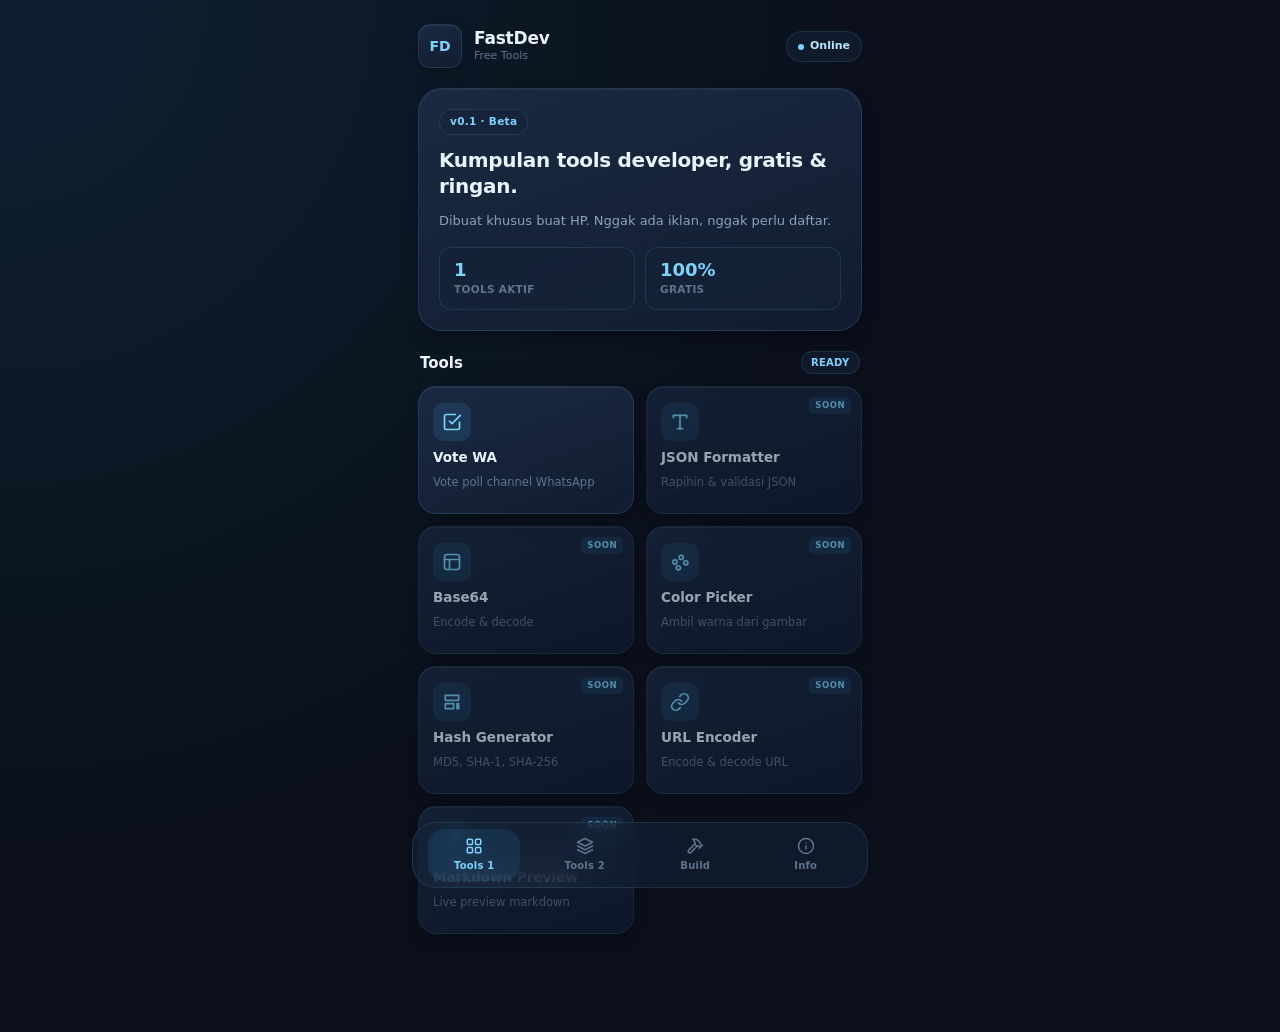
<file: index.html>
<!DOCTYPE html>
<html lang="id">
<head>
    <meta charset="UTF-8" />
    <meta name="viewport" content="width=device-width, initial-scale=1.0, viewport-fit=cover, maximum-scale=1.0, user-scalable=no" />
    <meta name="theme-color" content="#0a0f1a" />
    <meta name="description" content="FastDev Free Tools — kumpulan tools developer ringan untuk HP." />
    <title>FastDev Free Tools</title>
    <link rel="stylesheet" href="/css/style.css" />
</head>
<body data-page="tools1">
<div class="app">
    <header class="app__header">
        <div class="brand">
            <div class="brand__logo clay">FD</div>
            <div class="brand__text">
                <h1 class="brand__title">FastDev</h1>
                <p class="brand__sub">Free Tools</p>
            </div>
        </div>
        <div class="status glass">
            <span class="status__dot"></span>
            <span>Online</span>
        </div>
    </header>

    <main class="app__main">
        <section class="hero clay" data-stagger>
            <div class="hero__glow" aria-hidden="true"></div>
            <span class="hero__pill glass">v0.1 · Beta</span>
            <h2 class="hero__title">Kumpulan tools developer, gratis &amp; ringan.</h2>
            <p class="hero__desc">Dibuat khusus buat HP. Nggak ada iklan, nggak perlu daftar.</p>
            <div class="hero__stats">
                <div class="stat glass">
                    <span class="stat__value">1</span>
                    <span class="stat__label">Tools Aktif</span>
                </div>
                <div class="stat glass">
                    <span class="stat__value">100%</span>
                    <span class="stat__label">Gratis</span>
                </div>
            </div>
        </section>

        <section class="section">
            <div class="section__head">
                <h3 class="section__title">Tools</h3>
                <span class="section__tag glass">Ready</span>
            </div>

            <div class="grid">
                <a href="/vote" class="tool-card clay" data-stagger>
                    <div class="tool-card__icon">
                        <svg viewBox="0 0 24 24" fill="none" stroke="currentColor" stroke-width="2" stroke-linecap="round" stroke-linejoin="round">
                            <path d="M9 11l3 3L22 4"/>
                            <path d="M21 12v7a2 2 0 0 1-2 2H5a2 2 0 0 1-2-2V5a2 2 0 0 1 2-2h11"/>
                        </svg>
                    </div>
                    <h4 class="tool-card__title">Vote WA</h4>
                    <p class="tool-card__desc">Vote poll channel WhatsApp</p>
                </a>

                <div class="tool-card clay is-locked" data-stagger>
                    <div class="tool-card__icon">
                        <svg viewBox="0 0 24 24" fill="none" stroke="currentColor" stroke-width="2" stroke-linecap="round" stroke-linejoin="round">
                            <path d="M4 7V4h16v3"/><path d="M9 20h6"/><path d="M12 4v16"/>
                        </svg>
                    </div>
                    <h4 class="tool-card__title">JSON Formatter</h4>
                    <p class="tool-card__desc">Rapihin &amp; validasi JSON</p>
                </div>

                <div class="tool-card clay is-locked" data-stagger>
                    <div class="tool-card__icon">
                        <svg viewBox="0 0 24 24" fill="none" stroke="currentColor" stroke-width="2" stroke-linecap="round" stroke-linejoin="round">
                            <rect x="3" y="3" width="18" height="18" rx="3"/>
                            <path d="M3 9h18"/><path d="M9 21V9"/>
                        </svg>
                    </div>
                    <h4 class="tool-card__title">Base64</h4>
                    <p class="tool-card__desc">Encode &amp; decode</p>
                </div>

                <div class="tool-card clay is-locked" data-stagger>
                    <div class="tool-card__icon">
                        <svg viewBox="0 0 24 24" fill="none" stroke="currentColor" stroke-width="2" stroke-linecap="round" stroke-linejoin="round">
                            <circle cx="13.5" cy="6.5" r="2.5"/>
                            <circle cx="19" cy="13" r="2.5"/>
                            <circle cx="6" cy="12" r="2.5"/>
                            <circle cx="10" cy="19" r="2.5"/>
                        </svg>
                    </div>
                    <h4 class="tool-card__title">Color Picker</h4>
                    <p class="tool-card__desc">Ambil warna dari gambar</p>
                </div>

                <div class="tool-card clay is-locked" data-stagger>
                    <div class="tool-card__icon">
                        <svg viewBox="0 0 24 24" fill="none" stroke="currentColor" stroke-width="2" stroke-linecap="round" stroke-linejoin="round">
                            <path d="M4 4h16v6H4z"/><path d="M4 14h10v6H4z"/><path d="M18 14h2v6h-2z"/>
                        </svg>
                    </div>
                    <h4 class="tool-card__title">Hash Generator</h4>
                    <p class="tool-card__desc">MD5, SHA-1, SHA-256</p>
                </div>

                <div class="tool-card clay is-locked" data-stagger>
                    <div class="tool-card__icon">
                        <svg viewBox="0 0 24 24" fill="none" stroke="currentColor" stroke-width="2" stroke-linecap="round" stroke-linejoin="round">
                            <path d="M10 13a5 5 0 0 0 7.54.54l3-3a5 5 0 0 0-7.07-7.07l-1.72 1.71"/>
                            <path d="M14 11a5 5 0 0 0-7.54-.54l-3 3a5 5 0 0 0 7.07 7.07l1.71-1.71"/>
                        </svg>
                    </div>
                    <h4 class="tool-card__title">URL Encoder</h4>
                    <p class="tool-card__desc">Encode &amp; decode URL</p>
                </div>

                <div class="tool-card clay is-locked" data-stagger>
                    <div class="tool-card__icon">
                        <svg viewBox="0 0 24 24" fill="none" stroke="currentColor" stroke-width="2" stroke-linecap="round" stroke-linejoin="round">
                            <path d="M12 20h9"/>
                            <path d="M16.5 3.5a2.12 2.12 0 0 1 3 3L7 19l-4 1 1-4Z"/>
                        </svg>
                    </div>
                    <h4 class="tool-card__title">Markdown Preview</h4>
                    <p class="tool-card__desc">Live preview markdown</p>
                </div>
            </div>
        </section>
    </main>

    <nav class="toolbar glass" aria-label="Navigasi utama">
        <a href="/" class="toolbar__item is-active" aria-current="page">
            <svg viewBox="0 0 24 24" fill="none" stroke="currentColor" stroke-width="2" stroke-linecap="round" stroke-linejoin="round">
                <rect x="3" y="3" width="7" height="7" rx="1.5"/>
                <rect x="14" y="3" width="7" height="7" rx="1.5"/>
                <rect x="3" y="14" width="7" height="7" rx="1.5"/>
                <rect x="14" y="14" width="7" height="7" rx="1.5"/>
            </svg>
            <span>Tools 1</span>
        </a>
        <a href="/tools2" class="toolbar__item">
            <svg viewBox="0 0 24 24" fill="none" stroke="currentColor" stroke-width="2" stroke-linecap="round" stroke-linejoin="round">
                <path d="M12 2 2 7l10 5 10-5-10-5z"/>
                <path d="m2 17 10 5 10-5"/>
                <path d="m2 12 10 5 10-5"/>
            </svg>
            <span>Tools 2</span>
        </a>
        <a href="/build" class="toolbar__item">
            <svg viewBox="0 0 24 24" fill="none" stroke="currentColor" stroke-width="2" stroke-linecap="round" stroke-linejoin="round">
                <path d="m15 12-8.5 8.5a2.12 2.12 0 1 1-3-3L12 9"/>
                <path d="M17.64 15 22 10.64"/>
                <path d="m20.91 11.7-1.25-1.25c-.6-.6-.93-1.4-.93-2.25v-.86L16.01 4.6a5.56 5.56 0 0 0-3.94-1.64H9l.92.82A6.18 6.18 0 0 1 12 8.4v1.56l2 2h2.47l2.26 1.91"/>
            </svg>
            <span>Build</span>
        </a>
        <a href="/info" class="toolbar__item">
            <svg viewBox="0 0 24 24" fill="none" stroke="currentColor" stroke-width="2" stroke-linecap="round" stroke-linejoin="round">
                <circle cx="12" cy="12" r="10"/>
                <path d="M12 16v-4"/>
                <path d="M12 8h.01"/>
            </svg>
            <span>Info</span>
        </a>
    </nav>
</div>
<script src="/js/app.js"></script>
</body>
</html>
</file>
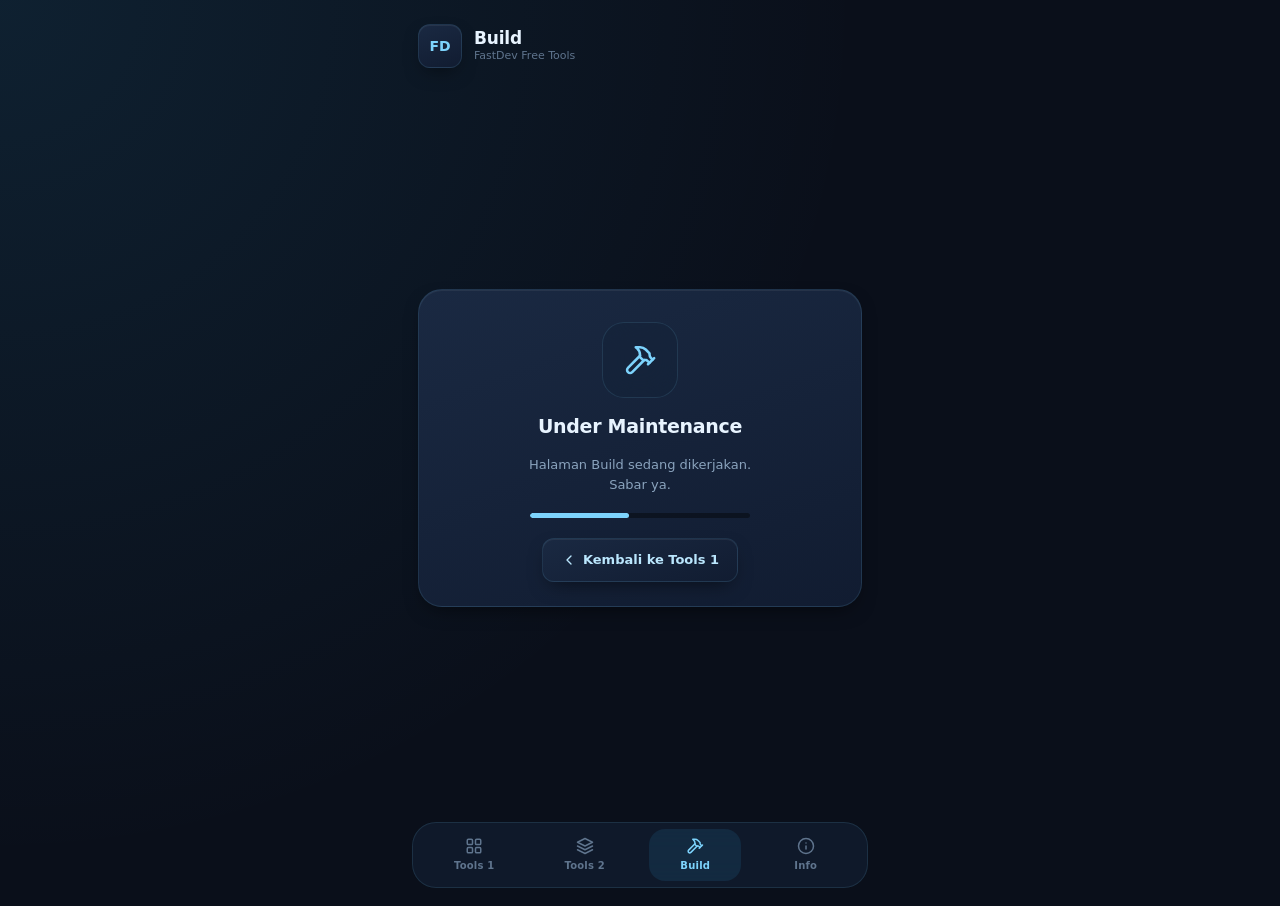
<file: build.html>
<!DOCTYPE html>
<html lang="id">
<head>
    <meta charset="UTF-8" />
    <meta name="viewport" content="width=device-width, initial-scale=1.0, viewport-fit=cover, maximum-scale=1.0, user-scalable=no" />
    <meta name="theme-color" content="#0a0f1a" />
    <title>Build · FastDev Free Tools</title>
    <link rel="stylesheet" href="/css/style.css" />
</head>
<body data-page="build">
<div class="app">
    <header class="app__header">
        <div class="brand">
            <div class="brand__logo clay">FD</div>
            <div class="brand__text">
                <h1 class="brand__title">Build</h1>
                <p class="brand__sub">FastDev Free Tools</p>
            </div>
        </div>
    </header>

    <main class="app__main maintenance">
        <div class="maint-card clay" data-stagger>
            <div class="maint-icon glass">
                <svg viewBox="0 0 24 24" fill="none" stroke="currentColor" stroke-width="1.8" stroke-linecap="round" stroke-linejoin="round">
                    <path d="m15 12-8.5 8.5a2.12 2.12 0 1 1-3-3L12 9"/>
                    <path d="M17.64 15 22 10.64"/>
                    <path d="m20.91 11.7-1.25-1.25c-.6-.6-.93-1.4-.93-2.25v-.86L16.01 4.6a5.56 5.56 0 0 0-3.94-1.64H9l.92.82A6.18 6.18 0 0 1 12 8.4v1.56l2 2h2.47l2.26 1.91"/>
                </svg>
            </div>
            <h2 class="maint-title">Under Maintenance</h2>
            <p class="maint-desc">Halaman Build sedang dikerjakan. Sabar ya.</p>

            <div class="maint-progress">
                <div class="maint-progress__bar"></div>
            </div>

            <a href="/" class="maint-btn clay">
                <svg viewBox="0 0 24 24" fill="none" stroke="currentColor" stroke-width="2" stroke-linecap="round" stroke-linejoin="round">
                    <path d="m15 18-6-6 6-6"/>
                </svg>
                <span>Kembali ke Tools 1</span>
            </a>
        </div>
    </main>

    <nav class="toolbar glass" aria-label="Navigasi utama">
        <a href="/" class="toolbar__item">
            <svg viewBox="0 0 24 24" fill="none" stroke="currentColor" stroke-width="2" stroke-linecap="round" stroke-linejoin="round">
                <rect x="3" y="3" width="7" height="7" rx="1.5"/>
                <rect x="14" y="3" width="7" height="7" rx="1.5"/>
                <rect x="3" y="14" width="7" height="7" rx="1.5"/>
                <rect x="14" y="14" width="7" height="7" rx="1.5"/>
            </svg>
            <span>Tools 1</span>
        </a>
        <a href="/tools2" class="toolbar__item">
            <svg viewBox="0 0 24 24" fill="none" stroke="currentColor" stroke-width="2" stroke-linecap="round" stroke-linejoin="round">
                <path d="M12 2 2 7l10 5 10-5-10-5z"/>
                <path d="m2 17 10 5 10-5"/>
                <path d="m2 12 10 5 10-5"/>
            </svg>
            <span>Tools 2</span>
        </a>
        <a href="/build" class="toolbar__item is-active" aria-current="page">
            <svg viewBox="0 0 24 24" fill="none" stroke="currentColor" stroke-width="2" stroke-linecap="round" stroke-linejoin="round">
                <path d="m15 12-8.5 8.5a2.12 2.12 0 1 1-3-3L12 9"/>
                <path d="M17.64 15 22 10.64"/>
                <path d="m20.91 11.7-1.25-1.25c-.6-.6-.93-1.4-.93-2.25v-.86L16.01 4.6a5.56 5.56 0 0 0-3.94-1.64H9l.92.82A6.18 6.18 0 0 1 12 8.4v1.56l2 2h2.47l2.26 1.91"/>
            </svg>
            <span>Build</span>
        </a>
        <a href="/info" class="toolbar__item">
            <svg viewBox="0 0 24 24" fill="none" stroke="currentColor" stroke-width="2" stroke-linecap="round" stroke-linejoin="round">
                <circle cx="12" cy="12" r="10"/>
                <path d="M12 16v-4"/>
                <path d="M12 8h.01"/>
            </svg>
            <span>Info</span>
        </a>
    </nav>
</div>
<script src="/js/app.js"></script>
</body>
</html>
</file>
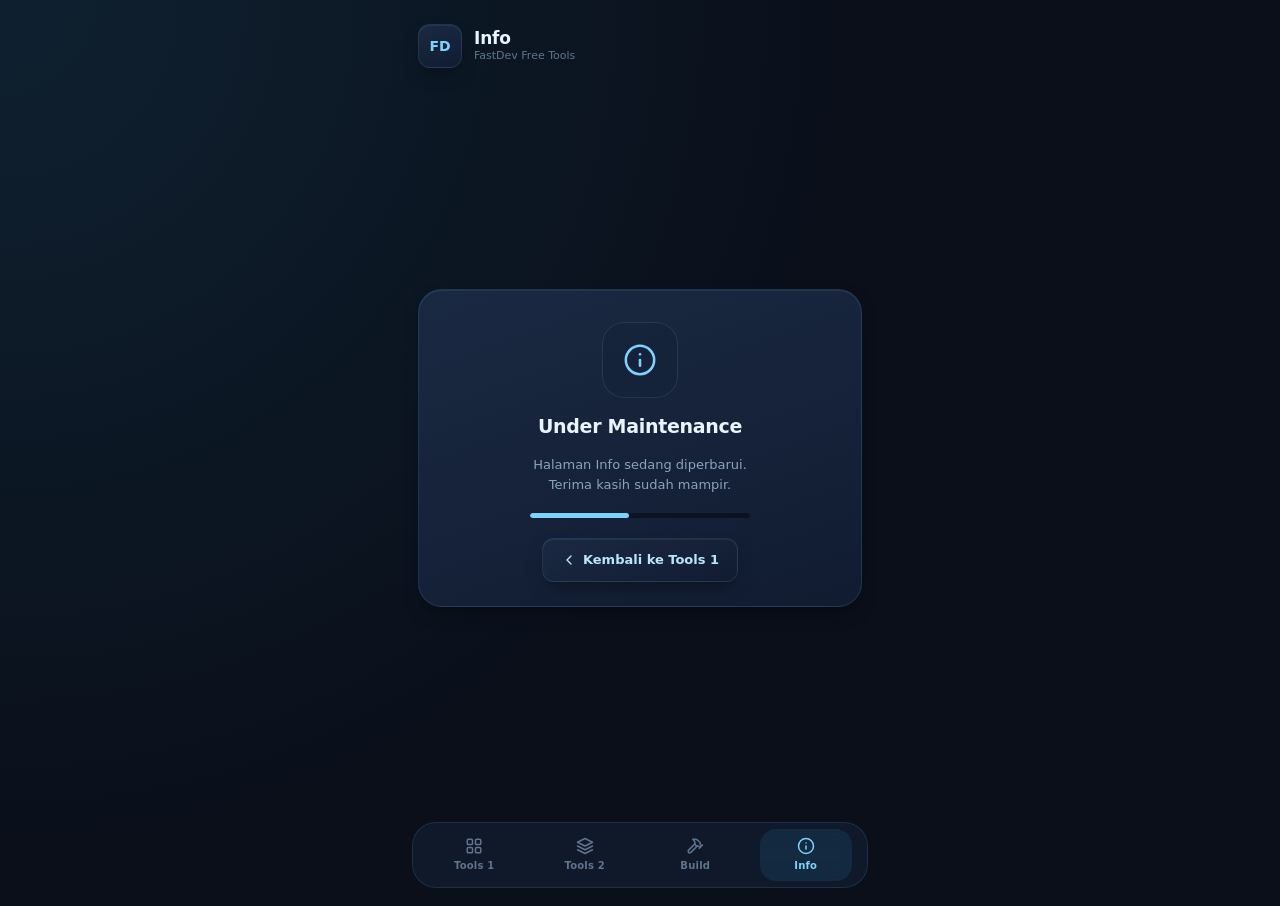
<file: info.html>
<!DOCTYPE html>
<html lang="id">
<head>
    <meta charset="UTF-8" />
    <meta name="viewport" content="width=device-width, initial-scale=1.0, viewport-fit=cover, maximum-scale=1.0, user-scalable=no" />
    <meta name="theme-color" content="#0a0f1a" />
    <title>Info · FastDev Free Tools</title>
    <link rel="stylesheet" href="/css/style.css" />
</head>
<body data-page="info">
<div class="app">
    <header class="app__header">
        <div class="brand">
            <div class="brand__logo clay">FD</div>
            <div class="brand__text">
                <h1 class="brand__title">Info</h1>
                <p class="brand__sub">FastDev Free Tools</p>
            </div>
        </div>
    </header>

    <main class="app__main maintenance">
        <div class="maint-card clay" data-stagger>
            <div class="maint-icon glass">
                <svg viewBox="0 0 24 24" fill="none" stroke="currentColor" stroke-width="1.8" stroke-linecap="round" stroke-linejoin="round">
                    <circle cx="12" cy="12" r="10"/>
                    <path d="M12 16v-4"/>
                    <path d="M12 8h.01"/>
                </svg>
            </div>
            <h2 class="maint-title">Under Maintenance</h2>
            <p class="maint-desc">Halaman Info sedang diperbarui. Terima kasih sudah mampir.</p>

            <div class="maint-progress">
                <div class="maint-progress__bar"></div>
            </div>

            <a href="/" class="maint-btn clay">
                <svg viewBox="0 0 24 24" fill="none" stroke="currentColor" stroke-width="2" stroke-linecap="round" stroke-linejoin="round">
                    <path d="m15 18-6-6 6-6"/>
                </svg>
                <span>Kembali ke Tools 1</span>
            </a>
        </div>
    </main>

    <nav class="toolbar glass" aria-label="Navigasi utama">
        <a href="/" class="toolbar__item">
            <svg viewBox="0 0 24 24" fill="none" stroke="currentColor" stroke-width="2" stroke-linecap="round" stroke-linejoin="round">
                <rect x="3" y="3" width="7" height="7" rx="1.5"/>
                <rect x="14" y="3" width="7" height="7" rx="1.5"/>
                <rect x="3" y="14" width="7" height="7" rx="1.5"/>
                <rect x="14" y="14" width="7" height="7" rx="1.5"/>
            </svg>
            <span>Tools 1</span>
        </a>
        <a href="/tools2" class="toolbar__item">
            <svg viewBox="0 0 24 24" fill="none" stroke="currentColor" stroke-width="2" stroke-linecap="round" stroke-linejoin="round">
                <path d="M12 2 2 7l10 5 10-5-10-5z"/>
                <path d="m2 17 10 5 10-5"/>
                <path d="m2 12 10 5 10-5"/>
            </svg>
            <span>Tools 2</span>
        </a>
        <a href="/build" class="toolbar__item">
            <svg viewBox="0 0 24 24" fill="none" stroke="currentColor" stroke-width="2" stroke-linecap="round" stroke-linejoin="round">
                <path d="m15 12-8.5 8.5a2.12 2.12 0 1 1-3-3L12 9"/>
                <path d="M17.64 15 22 10.64"/>
                <path d="m20.91 11.7-1.25-1.25c-.6-.6-.93-1.4-.93-2.25v-.86L16.01 4.6a5.56 5.56 0 0 0-3.94-1.64H9l.92.82A6.18 6.18 0 0 1 12 8.4v1.56l2 2h2.47l2.26 1.91"/>
            </svg>
            <span>Build</span>
        </a>
        <a href="/info" class="toolbar__item is-active" aria-current="page">
            <svg viewBox="0 0 24 24" fill="none" stroke="currentColor" stroke-width="2" stroke-linecap="round" stroke-linejoin="round">
                <circle cx="12" cy="12" r="10"/>
                <path d="M12 16v-4"/>
                <path d="M12 8h.01"/>
            </svg>
            <span>Info</span>
        </a>
    </nav>
</div>
<script src="/js/app.js"></script>
</body>
</html>
</file>
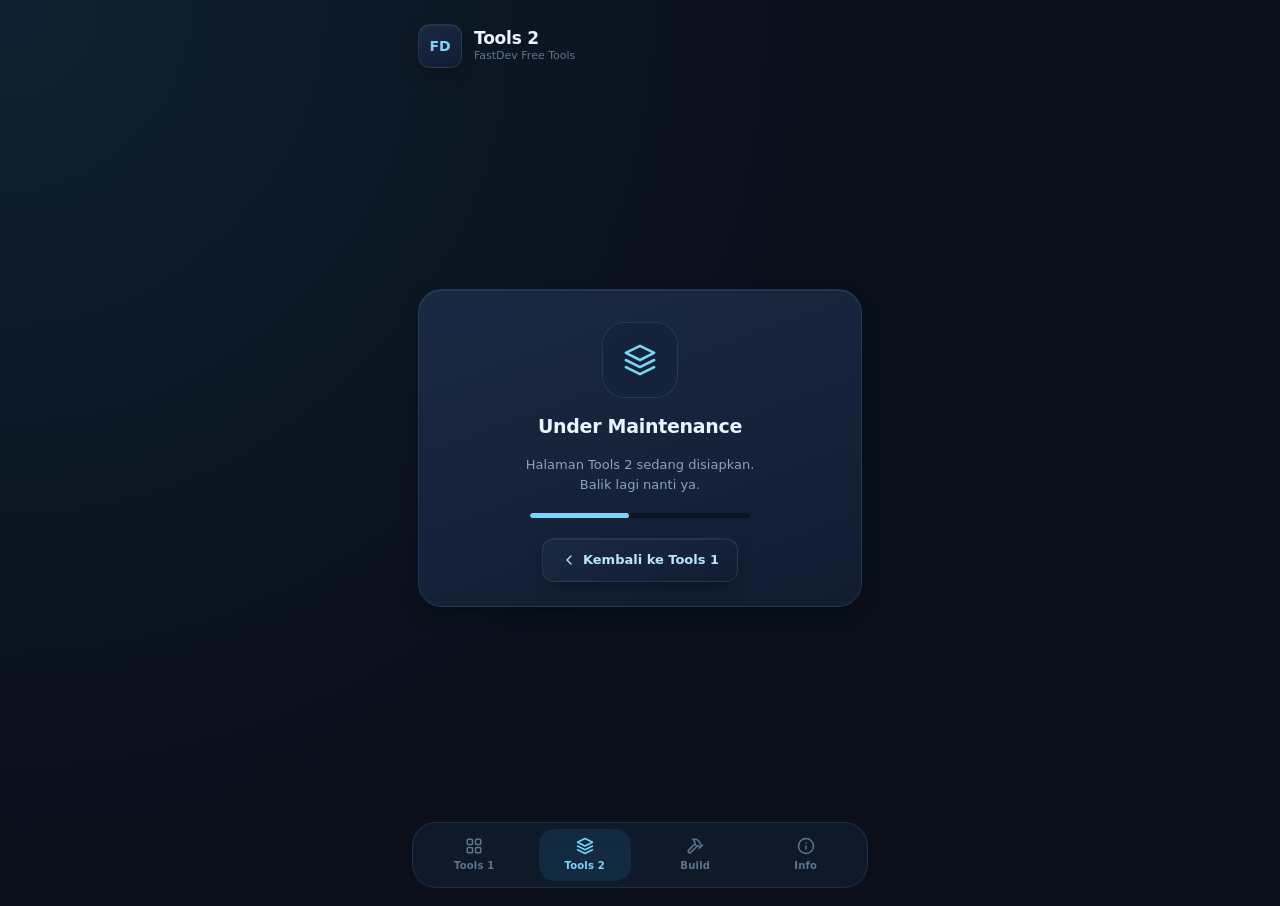
<file: tools2.html>
<!DOCTYPE html>
<html lang="id">
<head>
    <meta charset="UTF-8" />
    <meta name="viewport" content="width=device-width, initial-scale=1.0, viewport-fit=cover, maximum-scale=1.0, user-scalable=no" />
    <meta name="theme-color" content="#0a0f1a" />
    <title>Tools 2 · FastDev Free Tools</title>
    <link rel="stylesheet" href="/css/style.css" />
</head>
<body data-page="tools2">
<div class="app">
    <header class="app__header">
        <div class="brand">
            <div class="brand__logo clay">FD</div>
            <div class="brand__text">
                <h1 class="brand__title">Tools 2</h1>
                <p class="brand__sub">FastDev Free Tools</p>
            </div>
        </div>
    </header>

    <main class="app__main maintenance">
        <div class="maint-card clay" data-stagger>
            <div class="maint-icon glass">
                <svg viewBox="0 0 24 24" fill="none" stroke="currentColor" stroke-width="1.8" stroke-linecap="round" stroke-linejoin="round">
                    <path d="M12 2 2 7l10 5 10-5-10-5z"/>
                    <path d="m2 17 10 5 10-5"/>
                    <path d="m2 12 10 5 10-5"/>
                </svg>
            </div>
            <h2 class="maint-title">Under Maintenance</h2>
            <p class="maint-desc">Halaman Tools 2 sedang disiapkan. Balik lagi nanti ya.</p>

            <div class="maint-progress">
                <div class="maint-progress__bar"></div>
            </div>

            <a href="/" class="maint-btn clay">
                <svg viewBox="0 0 24 24" fill="none" stroke="currentColor" stroke-width="2" stroke-linecap="round" stroke-linejoin="round">
                    <path d="m15 18-6-6 6-6"/>
                </svg>
                <span>Kembali ke Tools 1</span>
            </a>
        </div>
    </main>

    <nav class="toolbar glass" aria-label="Navigasi utama">
        <a href="/" class="toolbar__item">
            <svg viewBox="0 0 24 24" fill="none" stroke="currentColor" stroke-width="2" stroke-linecap="round" stroke-linejoin="round">
                <rect x="3" y="3" width="7" height="7" rx="1.5"/>
                <rect x="14" y="3" width="7" height="7" rx="1.5"/>
                <rect x="3" y="14" width="7" height="7" rx="1.5"/>
                <rect x="14" y="14" width="7" height="7" rx="1.5"/>
            </svg>
            <span>Tools 1</span>
        </a>
        <a href="/tools2" class="toolbar__item is-active" aria-current="page">
            <svg viewBox="0 0 24 24" fill="none" stroke="currentColor" stroke-width="2" stroke-linecap="round" stroke-linejoin="round">
                <path d="M12 2 2 7l10 5 10-5-10-5z"/>
                <path d="m2 17 10 5 10-5"/>
                <path d="m2 12 10 5 10-5"/>
            </svg>
            <span>Tools 2</span>
        </a>
        <a href="/build" class="toolbar__item">
            <svg viewBox="0 0 24 24" fill="none" stroke="currentColor" stroke-width="2" stroke-linecap="round" stroke-linejoin="round">
                <path d="m15 12-8.5 8.5a2.12 2.12 0 1 1-3-3L12 9"/>
                <path d="M17.64 15 22 10.64"/>
                <path d="m20.91 11.7-1.25-1.25c-.6-.6-.93-1.4-.93-2.25v-.86L16.01 4.6a5.56 5.56 0 0 0-3.94-1.64H9l.92.82A6.18 6.18 0 0 1 12 8.4v1.56l2 2h2.47l2.26 1.91"/>
            </svg>
            <span>Build</span>
        </a>
        <a href="/info" class="toolbar__item">
            <svg viewBox="0 0 24 24" fill="none" stroke="currentColor" stroke-width="2" stroke-linecap="round" stroke-linejoin="round">
                <circle cx="12" cy="12" r="10"/>
                <path d="M12 16v-4"/>
                <path d="M12 8h.01"/>
            </svg>
            <span>Info</span>
        </a>
    </nav>
</div>
<script src="/js/app.js"></script>
</body>
</html>
</file>
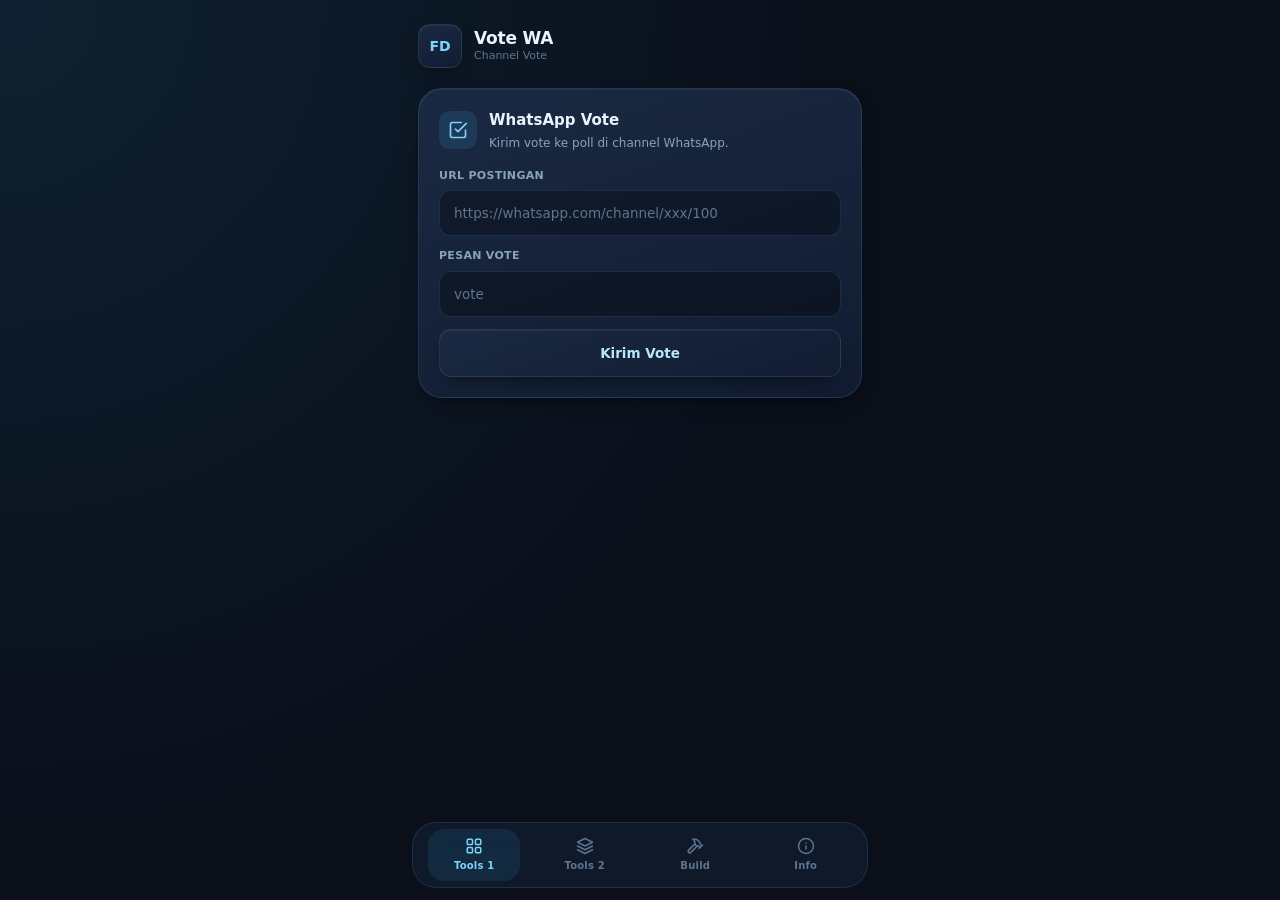
<file: vote.html>
<!DOCTYPE html>
<html lang="id">
<head>
    <meta charset="UTF-8" />
    <meta name="viewport" content="width=device-width, initial-scale=1.0, viewport-fit=cover, maximum-scale=1.0, user-scalable=no" />
    <meta name="theme-color" content="#0a0f1a" />
    <title>Vote WA · FastDev Free Tools</title>
    <link rel="stylesheet" href="/css/style.css" />
</head>
<body data-page="vote">
<div class="app">
    <header class="app__header">
        <div class="brand">
            <div class="brand__logo clay">FD</div>
            <div class="brand__text">
                <h1 class="brand__title">Vote WA</h1>
                <p class="brand__sub">Channel Vote</p>
            </div>
        </div>
    </header>

    <main class="app__main">
        <section class="voter clay" data-stagger>
            <div class="voter__head">
                <div class="tool-card__icon">
                    <svg viewBox="0 0 24 24" fill="none" stroke="currentColor" stroke-width="2" stroke-linecap="round" stroke-linejoin="round">
                        <path d="M9 11l3 3L22 4"/>
                        <path d="M21 12v7a2 2 0 0 1-2 2H5a2 2 0 0 1-2-2V5a2 2 0 0 1 2-2h11"/>
                    </svg>
                </div>
                <div>
                    <h2 class="voter__title">WhatsApp Vote</h2>
                    <p class="voter__desc">Kirim vote ke poll di channel WhatsApp.</p>
                </div>
            </div>

            <form id="vote-form" class="voter__form" novalidate>
                <label class="field">
                    <span class="field__label">URL Postingan</span>
                    <input
                        type="url"
                        id="vote-url"
                        class="field__input"
                        placeholder="https://whatsapp.com/channel/xxx/100"
                        required
                        autocomplete="off"
                        autocapitalize="off"
                        spellcheck="false"
                    />
                </label>

                <label class="field">
                    <span class="field__label">Pesan Vote</span>
                    <input
                        type="text"
                        id="vote-pesan"
                        class="field__input"
                        placeholder="vote"
                        maxlength="100"
                        required
                        autocomplete="off"
                    />
                </label>

                <button type="submit" id="vote-submit" class="voter__submit clay">
                    <span>Kirim Vote</span>
                </button>
            </form>

            <div id="vote-result" class="voter__result" hidden></div>
        </section>
    </main>

    <nav class="toolbar glass" aria-label="Navigasi utama">
        <a href="/" class="toolbar__item is-active" aria-current="page">
            <svg viewBox="0 0 24 24" fill="none" stroke="currentColor" stroke-width="2" stroke-linecap="round" stroke-linejoin="round">
                <rect x="3" y="3" width="7" height="7" rx="1.5"/>
                <rect x="14" y="3" width="7" height="7" rx="1.5"/>
                <rect x="3" y="14" width="7" height="7" rx="1.5"/>
                <rect x="14" y="14" width="7" height="7" rx="1.5"/>
            </svg>
            <span>Tools 1</span>
        </a>
        <a href="/tools2" class="toolbar__item">
            <svg viewBox="0 0 24 24" fill="none" stroke="currentColor" stroke-width="2" stroke-linecap="round" stroke-linejoin="round">
                <path d="M12 2 2 7l10 5 10-5-10-5z"/>
                <path d="m2 17 10 5 10-5"/>
                <path d="m2 12 10 5 10-5"/>
            </svg>
            <span>Tools 2</span>
        </a>
        <a href="/build" class="toolbar__item">
            <svg viewBox="0 0 24 24" fill="none" stroke="currentColor" stroke-width="2" stroke-linecap="round" stroke-linejoin="round">
                <path d="m15 12-8.5 8.5a2.12 2.12 0 1 1-3-3L12 9"/>
                <path d="M17.64 15 22 10.64"/>
                <path d="m20.91 11.7-1.25-1.25c-.6-.6-.93-1.4-.93-2.25v-.86L16.01 4.6a5.56 5.56 0 0 0-3.94-1.64H9l.92.82A6.18 6.18 0 0 1 12 8.4v1.56l2 2h2.47l2.26 1.91"/>
            </svg>
            <span>Build</span>
        </a>
        <a href="/info" class="toolbar__item">
            <svg viewBox="0 0 24 24" fill="none" stroke="currentColor" stroke-width="2" stroke-linecap="round" stroke-linejoin="round">
                <circle cx="12" cy="12" r="10"/>
                <path d="M12 16v-4"/>
                <path d="M12 8h.01"/>
            </svg>
            <span>Info</span>
        </a>
    </nav>
</div>

<script>
(function () {
    'use strict';

    const form  = document.getElementById('vote-form');
    const urlIn = document.getElementById('vote-url');
    const pesIn = document.getElementById('vote-pesan');
    const btn   = document.getElementById('vote-submit');
    const out   = document.getElementById('vote-result');

    form.addEventListener('submit', async function (e) {
        e.preventDefault();

        const url   = urlIn.value.trim();
        const pesan = pesIn.value.trim();

        if (!url || !pesan) {
            render({ status: false, error: 'URL & pesan wajib diisi' });
            return;
        }

        btn.disabled = true;
        btn.querySelector('span').textContent = 'Mengirim...';
        out.hidden = true;

        try {
            const res = await fetch('/api/vote', {
                method: 'POST',
                headers: { 'Content-Type': 'application/json' },
                body: JSON.stringify({ url, pesan })
            });
            const data = await res.json();
            render(data);
        } catch (err) {
            render({ status: false, error: 'Gagal konek: ' + err.message });
        } finally {
            btn.disabled = false;
            btn.querySelector('span').textContent = 'Kirim Vote';
        }
    });

    function render(data) {
        out.hidden = false;

        if (data && data.status === true) {
            const r = data.result || {};
            out.className = 'voter__result is-success';
            out.innerHTML =
                '<div class="voter__result-title">Berhasil</div>'
                + row('Channel', r.channel)
                + row('Post',    r.post)
                + row('Sukses',  r.success)
                + row('Gagal',   r.failed)
                + row('Total',   r.total)
                + (r.message ? '<div class="voter__result-msg">' + esc(r.message) + '</div>' : '');
        } else {
            out.className = 'voter__result is-error';
            out.innerHTML =
                '<div class="voter__result-title">Gagal</div>'
                + '<div class="voter__result-msg">'
                + esc((data && (data.error || data.message)) || 'Tidak diketahui')
                + '</div>';
        }
    }

    function row(label, value) {
        return '<div class="voter__row"><span>' + esc(label) + '</span><b>'
            + esc(value === undefined || value === null ? '-' : value)
            + '</b></div>';
    }

    function esc(s) {
        if (s === null || s === undefined) return '-';
        const d = document.createElement('div');
        d.textContent = String(s);
        return d.innerHTML;
    }
})();
</script>
<script src="/js/app.js"></script>
</body>
</html>
</file>
<file: css/style.css>
/* =========================================================
   FastDev Free Tools — style.css
   Claymorphism + Glassmorphism · Dark + Cyan · Mobile
   ========================================================= */

*, *::before, *::after {
    margin: 0;
    padding: 0;
    box-sizing: border-box;
}

html {
    -webkit-text-size-adjust: 100%;
    -webkit-tap-highlight-color: transparent;
}

:root {
    --bg: #0a0f1a;
    --clay-a: #1a2942;
    --clay-b: #111c31;
    --glass: rgba(20, 35, 58, 0.55);
    --line: rgba(125, 211, 252, 0.12);

    --blue: #7dd3fc;
    --blue-soft: #bae6fd;

    --text: #e8f4ff;
    --text-dim: #8aa3bd;
    --text-mute: #5f748d;

    --r-sm: 12px;
    --r-md: 18px;
    --r-lg: 24px;

    --pad: 18px;
    --toolbar-h: 66px;
}

body {
    background: var(--bg);
    background-image: radial-gradient(circle at 0% 0%, rgba(56, 189, 248, 0.10), transparent 55%);
    color: var(--text);
    font-family: -apple-system, BlinkMacSystemFont, 'Segoe UI', system-ui, sans-serif;
    font-size: 15px;
    line-height: 1.5;
    min-height: 100dvh;
    overflow-x: hidden;
    -webkit-font-smoothing: antialiased;
    user-select: none;
    -webkit-user-select: none;
}

img, svg { display: block; }
a { color: inherit; text-decoration: none; }
button { font: inherit; cursor: pointer; }

/* ---------- Shell ---------- */
.app {
    max-width: 480px;
    margin: 0 auto;
    min-height: 100dvh;
    padding: 20px var(--pad) calc(var(--toolbar-h) + 32px + env(safe-area-inset-bottom, 0));
    display: flex;
    flex-direction: column;
    gap: 20px;
}

.app__main {
    display: flex;
    flex-direction: column;
    gap: 20px;
    flex: 1;
}

/* ---------- Card styles ---------- */
.clay {
    background: linear-gradient(160deg, var(--clay-a), var(--clay-b));
    border: 1px solid var(--line);
    border-radius: var(--r-lg);
    box-shadow:
        inset 0 1px 0 rgba(255, 255, 255, 0.06),
        0 8px 20px -8px rgba(0, 0, 0, 0.6);
}

.glass {
    background: var(--glass);
    -webkit-backdrop-filter: blur(16px);
    backdrop-filter: blur(16px);
    border: 1px solid var(--line);
}

/* ---------- Header ---------- */
.app__header {
    display: flex;
    align-items: center;
    justify-content: space-between;
    gap: 12px;
    padding-top: 4px;
}

.brand {
    display: flex;
    align-items: center;
    gap: 12px;
    min-width: 0;
}

.brand__logo {
    width: 44px;
    height: 44px;
    border-radius: var(--r-sm);
    display: grid;
    place-items: center;
    font-weight: 800;
    font-size: 14px;
    color: var(--blue);
    flex-shrink: 0;
}

.brand__text { min-width: 0; }

.brand__title {
    font-size: 17px;
    font-weight: 700;
    letter-spacing: -0.2px;
    line-height: 1.2;
    white-space: nowrap;
    overflow: hidden;
    text-overflow: ellipsis;
}

.brand__sub {
    font-size: 11px;
    color: var(--text-mute);
}

.status {
    display: inline-flex;
    align-items: center;
    gap: 6px;
    padding: 6px 11px;
    border-radius: 999px;
    font-size: 11px;
    font-weight: 600;
    color: var(--blue-soft);
    flex-shrink: 0;
}

.status__dot {
    width: 6px;
    height: 6px;
    border-radius: 50%;
    background: var(--blue);
}

/* ---------- Hero ---------- */
.hero {
    padding: 20px;
    display: flex;
    flex-direction: column;
    gap: 12px;
}

.hero__glow { display: none; }

.hero__pill {
    display: inline-flex;
    align-self: flex-start;
    padding: 4px 10px;
    border-radius: 999px;
    font-size: 10.5px;
    font-weight: 600;
    color: var(--blue);
    letter-spacing: 0.3px;
}

.hero__title {
    font-size: 20px;
    font-weight: 800;
    line-height: 1.3;
    letter-spacing: -0.3px;
}

.hero__desc {
    font-size: 13px;
    color: var(--text-dim);
    line-height: 1.55;
}

.hero__stats {
    display: grid;
    grid-template-columns: 1fr 1fr;
    gap: 10px;
    margin-top: 4px;
}

.stat {
    padding: 12px 14px;
    border-radius: var(--r-sm);
    display: flex;
    flex-direction: column;
    gap: 2px;
}

.stat__value {
    font-size: 18px;
    font-weight: 800;
    color: var(--blue);
    line-height: 1.1;
}

.stat__label {
    font-size: 10.5px;
    font-weight: 600;
    color: var(--text-mute);
    letter-spacing: 0.3px;
    text-transform: uppercase;
}

/* ---------- Section ---------- */
.section {
    display: flex;
    flex-direction: column;
    gap: 12px;
}

.section__head {
    display: flex;
    align-items: center;
    justify-content: space-between;
    padding: 0 2px;
}

.section__title {
    font-size: 15px;
    font-weight: 700;
}

.section__tag {
    padding: 3px 9px;
    border-radius: 999px;
    font-size: 10px;
    font-weight: 700;
    color: var(--blue);
    letter-spacing: 0.3px;
    text-transform: uppercase;
}

/* ---------- Tool cards ---------- */
.grid {
    display: grid;
    grid-template-columns: repeat(2, 1fr);
    gap: 12px;
}

.tool-card {
    position: relative;
    padding: 16px 14px;
    border-radius: var(--r-md);
    display: flex;
    flex-direction: column;
    gap: 8px;
    min-height: 128px;
    transition: transform 0.15s ease;
}

a.tool-card:active { transform: scale(0.98); }

.tool-card__icon {
    width: 38px;
    height: 38px;
    border-radius: 10px;
    display: grid;
    place-items: center;
    background: rgba(56, 189, 248, 0.12);
    color: var(--blue);
}

.tool-card__icon svg { width: 20px; height: 20px; }

.tool-card__title {
    font-size: 13.5px;
    font-weight: 700;
    line-height: 1.25;
}

.tool-card__desc {
    font-size: 11.5px;
    color: var(--text-mute);
    line-height: 1.4;
}

.tool-card.is-locked {
    opacity: 0.65;
}

.tool-card.is-locked::after {
    content: 'SOON';
    position: absolute;
    top: 10px;
    right: 10px;
    font-size: 8.5px;
    font-weight: 800;
    letter-spacing: 0.5px;
    padding: 2px 6px;
    border-radius: 5px;
    background: rgba(56, 189, 248, 0.12);
    color: var(--blue);
}

/* ---------- Maintenance ---------- */
.maintenance {
    justify-content: center;
    align-items: stretch;
    min-height: calc(100dvh - 180px);
}

.maint-card {
    padding: 32px 22px 24px;
    border-radius: var(--r-lg);
    display: flex;
    flex-direction: column;
    align-items: center;
    text-align: center;
    gap: 14px;
}

.maint-icon {
    width: 76px;
    height: 76px;
    border-radius: 22px;
    display: grid;
    place-items: center;
    color: var(--blue);
}

.maint-icon svg { width: 34px; height: 34px; }

.maint-title {
    font-size: 19px;
    font-weight: 800;
    letter-spacing: -0.3px;
}

.maint-desc {
    font-size: 13px;
    color: var(--text-dim);
    line-height: 1.55;
    max-width: 260px;
}

.maint-progress {
    width: 100%;
    max-width: 220px;
    height: 5px;
    background: rgba(0, 0, 0, 0.4);
    border-radius: 999px;
    overflow: hidden;
    margin-top: 4px;
}

.maint-progress__bar {
    height: 100%;
    width: 45%;
    background: var(--blue);
    border-radius: 999px;
}

.maint-btn {
    display: inline-flex;
    align-items: center;
    gap: 6px;
    padding: 11px 18px;
    border-radius: var(--r-sm);
    font-size: 13px;
    font-weight: 700;
    color: var(--blue-soft);
    margin-top: 6px;
    transition: transform 0.15s ease;
}

.maint-btn:active { transform: scale(0.97); }
.maint-btn svg { width: 16px; height: 16px; }

/* ---------- Toolbar ---------- */
.toolbar {
    position: fixed;
    bottom: calc(12px + env(safe-area-inset-bottom, 0));
    left: 50%;
    transform: translateX(-50%);
    width: calc(100% - 24px);
    max-width: 456px;
    height: var(--toolbar-h);
    padding: 6px;
    border-radius: var(--r-lg);
    display: flex;
    align-items: center;
    justify-content: space-around;
    z-index: 100;
}

.toolbar__item {
    display: flex;
    flex-direction: column;
    align-items: center;
    justify-content: center;
    gap: 3px;
    padding: 8px 6px;
    border-radius: 16px;
    flex: 1;
    max-width: 92px;
    height: 100%;
    color: var(--text-mute);
    font-size: 10px;
    font-weight: 700;
    letter-spacing: 0.2px;
    transition: color 0.15s ease, background 0.15s ease;
}

.toolbar__item svg { width: 20px; height: 20px; }

.toolbar__item.is-active {
    color: var(--blue);
    background: rgba(56, 189, 248, 0.1);
}

/* ---------- Voter ---------- */
.voter {
    padding: 20px;
    display: flex;
    flex-direction: column;
    gap: 16px;
}

.voter__head {
    display: flex;
    align-items: center;
    gap: 12px;
}

.voter__title {
    font-size: 15px;
    font-weight: 700;
}

.voter__desc {
    font-size: 12px;
    color: var(--text-dim);
    margin-top: 2px;
}

.voter__form {
    display: flex;
    flex-direction: column;
    gap: 12px;
}

.field {
    display: flex;
    flex-direction: column;
    gap: 6px;
}

.field__label {
    font-size: 11px;
    font-weight: 700;
    color: var(--text-dim);
    letter-spacing: 0.3px;
    text-transform: uppercase;
}

.field__input {
    width: 100%;
    padding: 12px 14px;
    border-radius: var(--r-sm);
    background: rgba(0, 0, 0, 0.3);
    border: 1px solid var(--line);
    color: var(--text);
    font: inherit;
    font-size: 13.5px;
    outline: none;
    transition: border-color 0.15s ease;
    -webkit-appearance: none;
    appearance: none;
    user-select: text;
    -webkit-user-select: text;
}

.field__input:focus {
    border-color: rgba(56, 189, 248, 0.5);
}

.field__input::placeholder {
    color: var(--text-mute);
}

.voter__submit {
    padding: 13px 16px;
    border-radius: var(--r-sm);
    border: 1px solid var(--line);
    color: var(--blue-soft);
    font-weight: 700;
    font-size: 13.5px;
    display: flex;
    align-items: center;
    justify-content: center;
    transition: transform 0.15s ease;
}

.voter__submit:active:not(:disabled) { transform: scale(0.98); }
.voter__submit:disabled { opacity: 0.5; cursor: not-allowed; }

.voter__result {
    padding: 14px 16px;
    border-radius: var(--r-sm);
    font-size: 12.5px;
    line-height: 1.5;
    border: 1px solid var(--line);
}

.voter__result.is-success {
    background: rgba(56, 189, 248, 0.08);
    border-color: rgba(56, 189, 248, 0.3);
    color: var(--blue-soft);
}

.voter__result.is-error {
    background: rgba(248, 113, 113, 0.08);
    border-color: rgba(248, 113, 113, 0.3);
    color: #fecaca;
}

.voter__result-title {
    font-weight: 800;
    font-size: 12px;
    letter-spacing: 0.3px;
    text-transform: uppercase;
    margin-bottom: 8px;
}

.voter__row {
    display: flex;
    justify-content: space-between;
    gap: 10px;
    padding: 3px 0;
}

.voter__row span { color: var(--text-dim); }
.voter__row b { font-weight: 700; word-break: break-all; text-align: right; }

.voter__result-msg {
    word-break: break-word;
    margin-top: 4px;
}

/* ---------- Small screens ---------- */
@media (max-width: 360px) {
    :root { --pad: 14px; }
    .hero__title { font-size: 18px; }
    .tool-card { min-height: 120px; padding: 14px 12px; }
}
</file>
